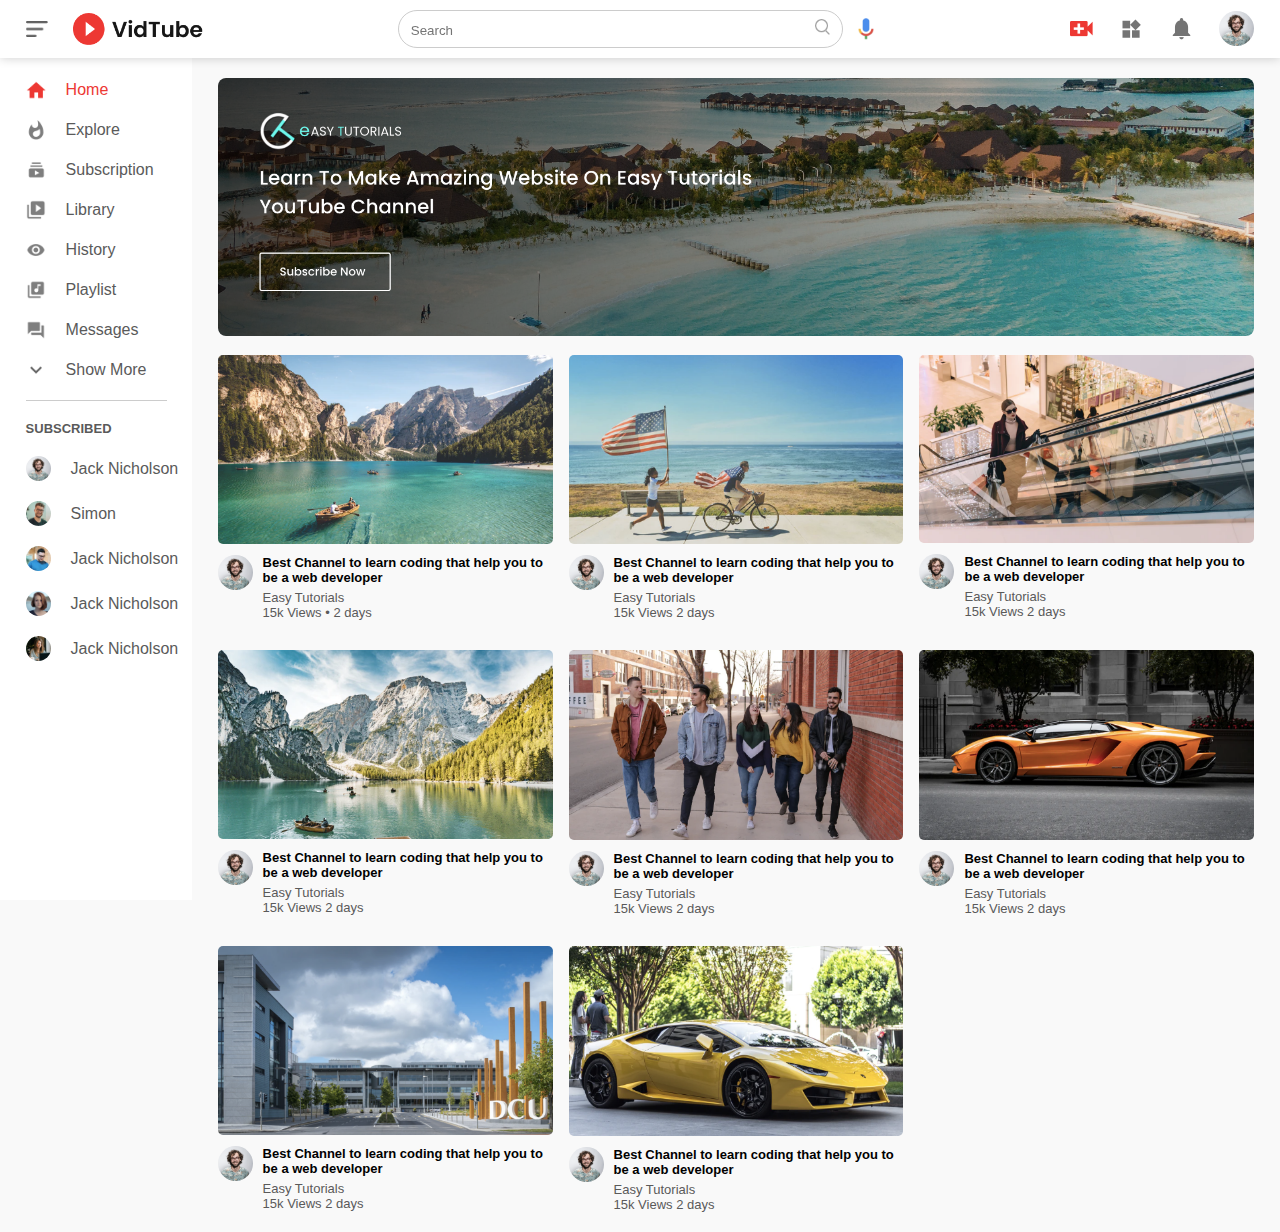
<file: index.html>
<!DOCTYPE html>
<html lang="en">

<head>
    <meta charset="UTF-8">
    <meta name="viewport" content="width=device-width, initial-scale=1.0">
    <title>Video Sharing Website</title>
    <link rel="stylesheet" href="style.css">
</head>

<body>
    <nav class="flex-div">
        <div class="nav-left flex-div">
            <img src="./images/menu.png" class="menu-icon" alt="menu-img" />
            <img src="./images/logo.png" class="logo" alt="logo-img" />
        </div>
        <div class="nav-middle flex-div">
            <div class="search-box">
                <input type="text" placeholder="Search">
                <img src="./images/search.png" alt="search-img" />
            </div>
            <img src="./images/voice-search.png" class="mic-icon" alt="voice-search-img" />
        </div>
        <div class="nav-right flex-div">
            <img src="./images/upload.png" alt="upload-img" />
            <img src="./images/more.png" alt="more-img" />
            <img src="./images/notification.png" alt="notification-img" />
            <img src="./images/Jack.png" class="user-icon" alt="jack-img" />
        </div>
    </nav>


    <!-- -------------------Sidebar--------------------- -->

    <div class="sidebar">
        <div class="shortcut-links">
            <a href="#"><img src="./images/home.png" alt="home-img" />
                <p>Home</p>
            </a>
            <a href="#"><img src="./images/explore.png" alt="explore-img" />
                <p>Explore</p>
            </a>
            <a href="#"><img src="./images/subscriprion.png" alt="subscription-img" />
                <p>Subscription</p>
            </a>
            <a href="#"><img src="./images/library.png" alt="library-img" />
                <p>Library</p>
            </a>
            <a href="#"><img src="./images/history.png" alt="history-img" />
                <p>History</p>
            </a>
            <a href="#"><img src="./images/playlist.png" alt="playlist-img" />
                <p>Playlist</p>
            </a>
            <a href="#"><img src="./images/messages.png" alt="message-img" />
                <p>Messages</p>
            </a>
            <a href="#"><img src="./images/show-more.png" alt="show-more-img" />
                <p>Show More</p>
            </a>
            <hr />
        </div>
        <div class="subscribed-list">
            <h3>SUBSCRIBED</h3>
            <a href="#"><img src="./images/Jack.png" alt="jack-img" />
                <p>Jack Nicholson</p>
            </a>
            <a href="#"><img src="./images/simon.png" alt="simon-img" />
                <p>Simon </p>
            </a>
            <a href="#"><img src="./images/tom.png" alt="tom-img" />
                <p>Jack Nicholson</p>
            </a>
            <a href="#"><img src="./images/megan.png" alt="megan-img" />
                <p>Jack Nicholson</p>
            </a>
            <a href="#"><img src="./images/cameron.png" alt="cameron-img" />
                <p>Jack Nicholson</p>
            </a>
        </div>
    </div>

    <!-- ------------main ----------------------- -->

    <div class="container">
        <div class="banner">
            <img src="./images/banner.png" alt="banner-img" />
        </div>
        <div class="list-container">
            <div class="vid-list">
                <a href="./play-video.html"><img src="./images/thumbnail1.png" class="thumbnail" /></a>
                <div class="flex-div">
                    <img src="./images/Jack.png" alt="jack-img" />
                    <div class="vid-info">
                        <a href="./play-video.html">Best Channel to learn coding that help you to be a web developer</a>
                        <p>Easy Tutorials</p>
                        <p>15k Views &bull; 2 days</p>
                    </div>
                </div>
            </div>

            <div class="vid-list">
                <a href=""><img src="./images/thumbnail2.png" class="thumbnail" /></a>
                <div class="flex-div">
                    <img src="./images/Jack.png" alt="jack-img" />
                    <div class="vid-info">
                        <a href="">Best Channel to learn coding that help you to be a web developer</a>
                        <p>Easy Tutorials</p>
                        <p>15k Views 2 days</p>
                    </div>
                </div>
            </div>

            <div class="vid-list">
                <a href=""><img src="./images/thumbnail3.png" class="thumbnail" /></a>
                <div class="flex-div">
                    <img src="./images/Jack.png" alt="jack-img" />
                    <div class="vid-info">
                        <a href="">Best Channel to learn coding that help you to be a web developer</a>
                        <p>Easy Tutorials</p>
                        <p>15k Views 2 days</p>
                    </div>
                </div>
            </div>

            <div class="vid-list">
                <a href=""><img src="./images/thumbnail4.png" class="thumbnail" /></a>
                <div class="flex-div">
                    <img src="./images/Jack.png" alt="jack-img" />
                    <div class="vid-info">
                        <a href="">Best Channel to learn coding that help you to be a web developer</a>
                        <p>Easy Tutorials</p>
                        <p>15k Views 2 days</p>
                    </div>
                </div>
            </div>

            <div class="vid-list">
                <a href=""><img src="./images/thumbnail5.png" class="thumbnail" /></a>
                <div class="flex-div">
                    <img src="./images/Jack.png" alt="jack-img" />
                    <div class="vid-info">
                        <a href="">Best Channel to learn coding that help you to be a web developer</a>
                        <p>Easy Tutorials</p>
                        <p>15k Views 2 days</p>
                    </div>
                </div>
            </div>

            <div class="vid-list">
                <a href=""><img src="./images/thumbnail6.png" class="thumbnail" /></a>
                <div class="flex-div">
                    <img src="./images/Jack.png" alt="jack-img" />
                    <div class="vid-info">
                        <a href="">Best Channel to learn coding that help you to be a web developer</a>
                        <p>Easy Tutorials</p>
                        <p>15k Views 2 days</p>
                    </div>
                </div>
            </div>

            <div class="vid-list">
                <a href=""><img src="./images/thumbnail7.png" class="thumbnail" /></a>
                <div class="flex-div">
                    <img src="./images/Jack.png" alt="jack-img" />
                    <div class="vid-info">
                        <a href="">Best Channel to learn coding that help you to be a web developer</a>
                        <p>Easy Tutorials</p>
                        <p>15k Views 2 days</p>
                    </div>
                </div>
            </div>

            <div class="vid-list">
                <a href=""><img src="./images/thumbnail8.png" class="thumbnail" /></a>
                <div class="flex-div">
                    <img src="./images/Jack.png" alt="jack-img" />
                    <div class="vid-info">
                        <a href="">Best Channel to learn coding that help you to be a web developer</a>
                        <p>Easy Tutorials</p>
                        <p>15k Views 2 days</p>
                    </div>
                </div>
            </div>
        </div>
    </div>

    <script src="./scipt.js"></script>
</body>

</html>
</file>
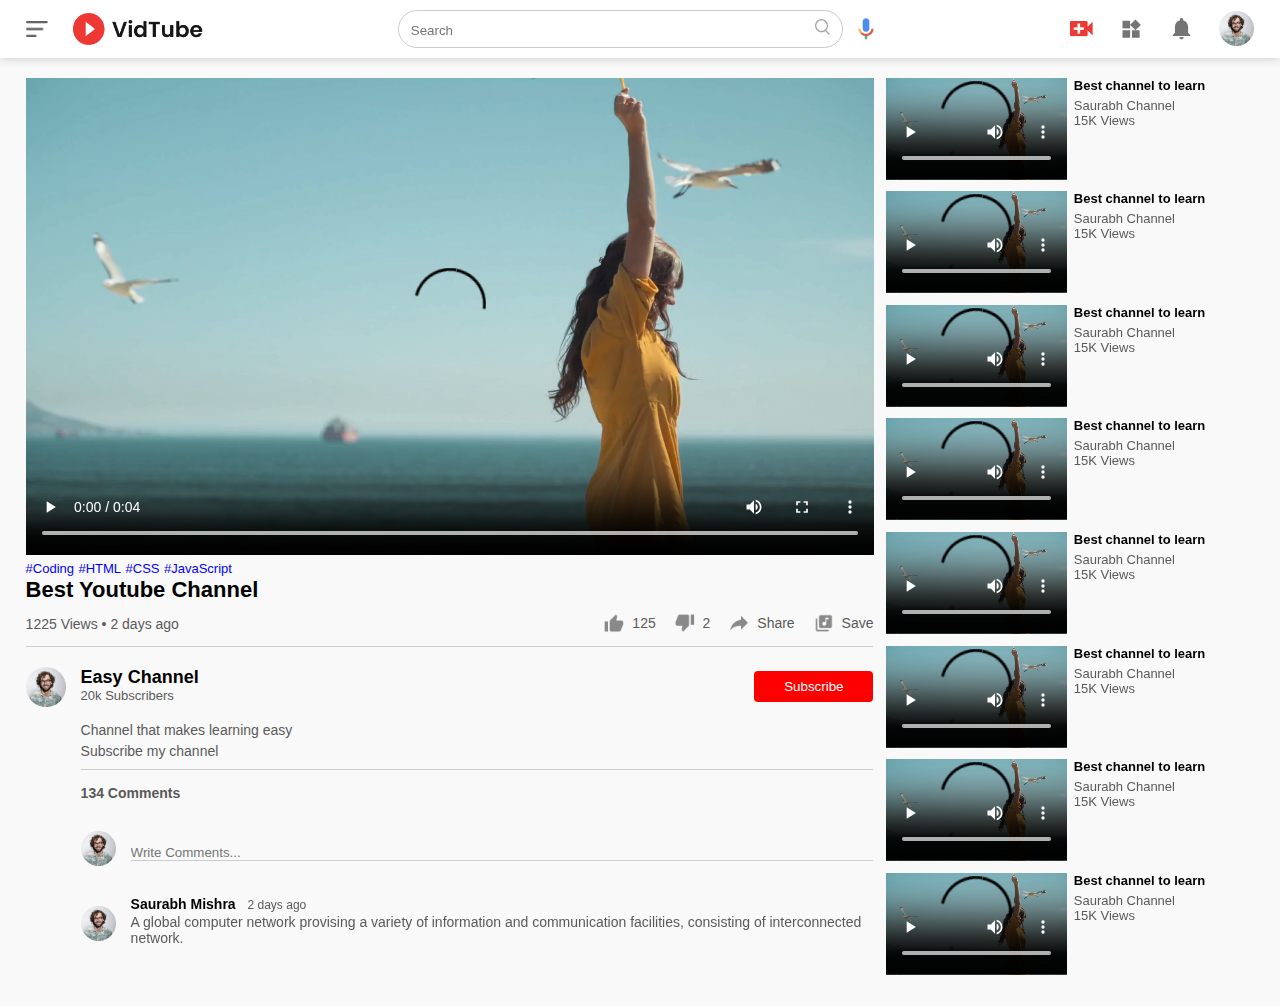
<file: play-video.html>
<!DOCTYPE html>
<html lang="en">

<head>
    <meta charset="UTF-8">
    <meta name="viewport" content="width=device-width, initial-scale=1.0">
    <title>Play Video Website</title>
    <link rel="stylesheet" href="./style.css">
</head>

<body>
    <nav class="flex-div">
        <div class="nav-left flex-div">
            <img src="./images/menu.png" class="menu-icon" alt="menu-img" />
            <img src="./images/logo.png" class="logo" alt="logo-img" />
        </div>
        <div class="nav-middle flex-div">
            <div class="search-box">
                <input type="text" placeholder="Search">
                <img src="./images/search.png" alt="search-img" />
            </div>
            <img src="./images/voice-search.png" class="mic-icon" alt="voice-search-img" />
        </div>
        <div class="nav-right flex-div">
            <img src="./images/upload.png" alt="upload-img" />
            <img src="./images/more.png" alt="more-img" />
            <img src="./images/notification.png" alt="notification-img" />
            <img src="./images/Jack.png" class="user-icon" alt="jack-img" />
        </div>
    </nav>

    <div class="container play-container">
        <div class="row">
            <div class="play-video">
                <video controls autoplay>
                    <source src="./images/video.mp4" type="video/mp4">
                </video>

                <div class="tags">
                    <a href="">#Coding</a>
                    <a href="">#HTML</a>
                    <a href="">#CSS</a>
                    <a href="">#JavaScript</a>
                </div>

                <h3>Best Youtube Channel</h3>
                <div class="play-video-info">
                    <p>1225 Views &bull; 2 days ago</p>
                    <div>
                        <a href=""><img src="./images/like.png" />125</a>
                        <a href=""><img src="./images/dislike.png" />2</a>
                        <a href=""><img src="./images/share.png" />Share</a>
                        <a href=""><img src="./images/save.png" />Save</a>
                    </div>
                </div>
                <hr />
                <div class="publisher">
                    <img src="./images/Jack.png" alt="jack-img" />
                    <div>
                        <p>Easy Channel</p>
                        <span>20k Subscribers</span>
                    </div>
                    <button type="button">Subscribe</button>
                </div>
                <div class="vid-description">
                    <p>Channel that makes learning easy</p>
                    <p>Subscribe my channel</p>
                    <hr />
                    <h4>134 Comments</h4>
                    <div class="add-comment">
                        <img src="./images/Jack.png" alt="jack-img" />
                        <input type="text" placeholder="Write Comments..." />
                    </div>
                    <div class="old-comment">
                        <img src="./images/Jack.png" alt="jack-img" />
                        <div>
                            <h3>Saurabh Mishra <span>2 days ago</span></h3>
                            <p>A global computer network provising a variety of information and communication
                                facilities, consisting of interconnected network.</p>
                        </div>
                    </div>
                </div>
            </div>
            <div class="right-sidebar">
                <div class="side-video-list">
                    <div class="small-thumbnail">
                        <video controls autoplay>
                            <source src="./images/video.mp4" type="video/mp4">
                        </video>
                    </div>
                    <div class="vid-info">
                        <a href="">Best channel to learn</a>
                        <p>Saurabh Channel</p>
                        <p>15K Views</p>
                    </div>
                </div>
                <div class="side-video-list">
                    <div class="small-thumbnail">
                        <video controls autoplay>
                            <source src="./images/video.mp4" type="video/mp4">
                        </video>
                    </div>
                    <div class="vid-info">
                        <a href="">Best channel to learn</a>
                        <p>Saurabh Channel</p>
                        <p>15K Views</p>
                    </div>
                </div>
                <div class="side-video-list">
                    <div class="small-thumbnail">
                        <video controls autoplay>
                            <source src="./images/video.mp4" type="video/mp4">
                        </video>
                    </div>
                    <div class="vid-info">
                        <a href="">Best channel to learn</a>
                        <p>Saurabh Channel</p>
                        <p>15K Views</p>
                    </div>
                </div>
                <div class="side-video-list">
                    <div class="small-thumbnail">
                        <video controls autoplay>
                            <source src="./images/video.mp4" type="video/mp4">
                        </video>
                    </div>
                    <div class="vid-info">
                        <a href="">Best channel to learn</a>
                        <p>Saurabh Channel</p>
                        <p>15K Views</p>
                    </div>
                </div>
                <div class="side-video-list">
                    <div class="small-thumbnail">
                        <video controls autoplay>
                            <source src="./images/video.mp4" type="video/mp4">
                        </video>
                    </div>
                    <div class="vid-info">
                        <a href="">Best channel to learn</a>
                        <p>Saurabh Channel</p>
                        <p>15K Views</p>
                    </div>
                </div>
                <div class="side-video-list">
                    <div class="small-thumbnail">
                        <video controls autoplay>
                            <source src="./images/video.mp4" type="video/mp4">
                        </video>
                    </div>
                    <div class="vid-info">
                        <a href="">Best channel to learn</a>
                        <p>Saurabh Channel</p>
                        <p>15K Views</p>
                    </div>
                </div>
                <div class="side-video-list">
                    <div class="small-thumbnail">
                        <video controls autoplay>
                            <source src="./images/video.mp4" type="video/mp4">
                        </video>
                    </div>
                    <div class="vid-info">
                        <a href="">Best channel to learn</a>
                        <p>Saurabh Channel</p>
                        <p>15K Views</p>
                    </div>
                </div>
                <div class="side-video-list">
                    <div class="small-thumbnail">
                        <video controls autoplay>
                            <source src="./images/video.mp4" type="video/mp4">
                        </video>
                    </div>
                    <div class="vid-info">
                        <a href="">Best channel to learn</a>
                        <p>Saurabh Channel</p>
                        <p>15K Views</p>
                    </div>
                </div>

            </div>
        </div>
    </div>


</body>

</html>
</file>
<file: style.css>
* {
    margin: 0;
    padding: 0;
    font-family: 'poppins', sans-serif;
    box-sizing: border-box;
}

a {
    text-decoration: none;
    color: #5a5a5a;
}

img {
    cursor: pointer;
}

.flex-div {
    display: flex;
    align-items: center;
}

nav {
    padding: 10px 2%;
    justify-content: space-between;
    box-shadow: 0 0 10px rgba(0, 0, 0, 0.2);
    background: #fff;
    position: sticky;
    top: 0;
    z-index: 10;
}

.nav-right img {
    width: 25px;
    margin-right: 25px;
}

.nav-right .user-icon {
    width: 35px;
    border-radius: 50%;
    margin-right: 0;

}

.nav-left .menu-icon {
    width: 22px;
    margin-right: 25px;
}

.nav-left .logo {
    width: 130px;
}

.nav-middle .mic-icon {
    width: 16px;
}

.nav-middle .search-box {
    border: 1px solid #ccc;
    margin-right: 15px;
    padding: 8px 12px;
    border-radius: 25px;
}

.nav-middle .search-box input {
    width: 400px;
    border: 0;
    outline: 0;
    background: transparent;
}

.nav-middle .search-box img {
    width: 15px;
}

/* ----------------------Sidebar----------------------- */

.sidebar {
    background: #fff;
    width: 15%;
    height: 100vh;
    position: fixed;
    top: 0;
    padding-left: 2%;
    padding-top: 80px;
}

.shortcut-links a img {
    width: 20px;
    margin-right: 20px;
}

.shortcut-links a {
    display: flex;
    align-items: center;
    margin-bottom: 20px;
    width: fit-content;
    flex-wrap: wrap;
}

.shortcut-links a:first-child {
    color: #ed3833;
}

.sidebar hr {
    border: 0;
    height: 1px;
    background: #ccc;
    width: 85%;
}

.subscribed-list h3 {
    font-size: 13px;
    margin: 20px 0;
    color: #5a5a5a;
}

.subscribed-list a {
    display: flex;
    align-items: center;
    margin-bottom: 20px;
    width: fit-content;
    flex-wrap: wrap;
}

.subscribed-list a img {
    width: 25px;
    border-radius: 50%;
    margin-right: 20px;
}

.small-sidebar {
    width: 5%;
}

.small-sidebar a p {
    display: none;
}

.small-sidebar h3 {
    display: none;
}

.small-sidebar hr {
    width: 50%;
    margin-bottom: 25px;

}

/* ----------------main------------------ */

.container {
    background: #f9f9f9;
    padding-left: 17%;
    padding-right: 2%;
    padding-top: 20px;
    padding-bottom: 20px;
}

.large-container {
    padding-left: 7%;
}

.banner {
    width: 100%;
}

.banner img {
    width: 100%;
    border-radius: 8px;
}

.list-container {
    display: grid;
    grid-template-columns: repeat(auto-fit, minmax(250px, 1fr));
    grid-column-gap: 16px;
    grid-row-gap: 30px;
    margin-top: 15px;
}

.vid-list .thumbnail {
    width: 100%;
    border-radius: 5px;
}

.vid-list .flex-div {
    align-items: flex-start;
    margin-top: 7px;
}

.vid-list .flex-div img {
    width: 35px;
    margin-right: 10px;
    border-radius: 50%;
}

.vid-info {
    color: #5a5a5a;
    font-size: 13px;
}

.vid-info a {
    color: #000;
    font-weight: 600;
    display: block;
    margin-bottom: 5px;
}



@media(max-width:900px) {
    .menu-icon {
        display: none;
    }

    .sidebar {
        display: none;
    }

    .container,
    .large-container {
        padding-left: 5%;
        padding-right: 5%;
    }

    .nav-right img {
        display: none;
    }

    .nav-right .user-icon {
        display: block;
        width: 30px;
    }

    .nav-middle .search-box input {
        width: 100px;
    }

    ;

    .nav-middle .mic-icon {
        display: none;
    }

    .logo {
        width: 90px;
    }
}



/* -------------------play-video-Page------------------ */

.play-container {
    padding-left: 2%;
}

.row {
    display: flex;
    justify-content: space-between;
    flex-wrap: wrap;
}

.play-video {
    flex-basis: 69%;
}

.right-sidebar {
    flex-basis: 30%;
}

.play-video video {
    width: 100%;
}

.side-video-list {
    display: flex;
    justify-content: space-between;
    margin-bottom: 8px;
}

.side-video-list video {
    width: 100%;
}

.side-video-list .small-thumbnail {
    flex-basis: 49%;
}


.side-video-list .vid-info {
    flex-basis: 49%;
}

.play-video .tags a {
    color: #0000ff;
    font-size: 13px;
}


.play-video h3 {
    font-weight: 600;
    font-size: 22px;
}

.play-video .play-video-info {
    display: flex;
    align-items: center;
    justify-content: space-between;
    flex-wrap: wrap;
    margin-top: 10px;
    font-size: 14px;
    color: #5a5a5a;
}

.play-video .play-video-info a img {
    width: 20px;
    margin-right: 8px;
}

.play-video .play-video-info a {
    display: inline-flex;
    align-items: center;
    margin-left: 15px;
}

.play-video hr {
    border: 0;
    height: 1px;
    background: #ccc;
    margin: 10px 0;
}

.publisher {
    display: flex;
    align-items: center;
    margin-top: 20px;
}

.publisher div {
    flex: 1;
    line-height: 18px;
}

.publisher img {
    width: 40px;
    border-radius: 50%;
    margin-right: 15px;
}

.publisher div p {
    color: #000;
    font-weight: 600;
    font-size: 18px;
}

.publisher div span {
    font-size: 13px;
    color: #5a5a5a;
}

.publisher button {
    background: red;
    color: #fff;
    padding: 8px 30px;
    border: 0;
    outline: 0;
    border-radius: 4px;
    cursor: pointer;
}

.vid-description {
    padding-left: 55px;
    margin: 15px 0;
}

.vid-description p {
    font-size: 14px;
    margin-bottom: 5px;
    color: #5a5a5a;
}

.vid-description h4 {
    font-size: 14px;
    color: #5a5a5a;
    margin-top: 15px;
}

.add-comment {
    display: flex;
    align-items: center;
    margin: 30px 0;
}

.add-comment img {
    width: 35px;
    border-radius: 50%;
    margin-right: 15px;
}

.add-comment input {
    border: 0;
    outline: 0;
    border-bottom: 1px solid #ccc;
    width: 100%;
    padding-top: 10px;
    background: transparent;
}

.old-comment {
    display: flex;
    align-items: center;
    margin: 20px 0;
}

.old-comment img {
    width: 35px;
    border-radius: 50%;
    margin-right: 15px;
}

.old-comment h3 {
    font-size: 14px;
    margin-bottom: 2px;
}

.old-comment h3 span {
    font-size: 12px;
    color: #5a5a5a;
    font-weight: 500;
    margin-left: 8px;
}

@media(max-width:900px) {
    .play-video {
        flex-basis: 100%;
    }

    .right-sidebar {
        flex-basis: 100%;
    }

    .play-container {
        padding-left: 5%;
    }

    .vid-description {
        padding-left: 0;
    }
}
</file>
